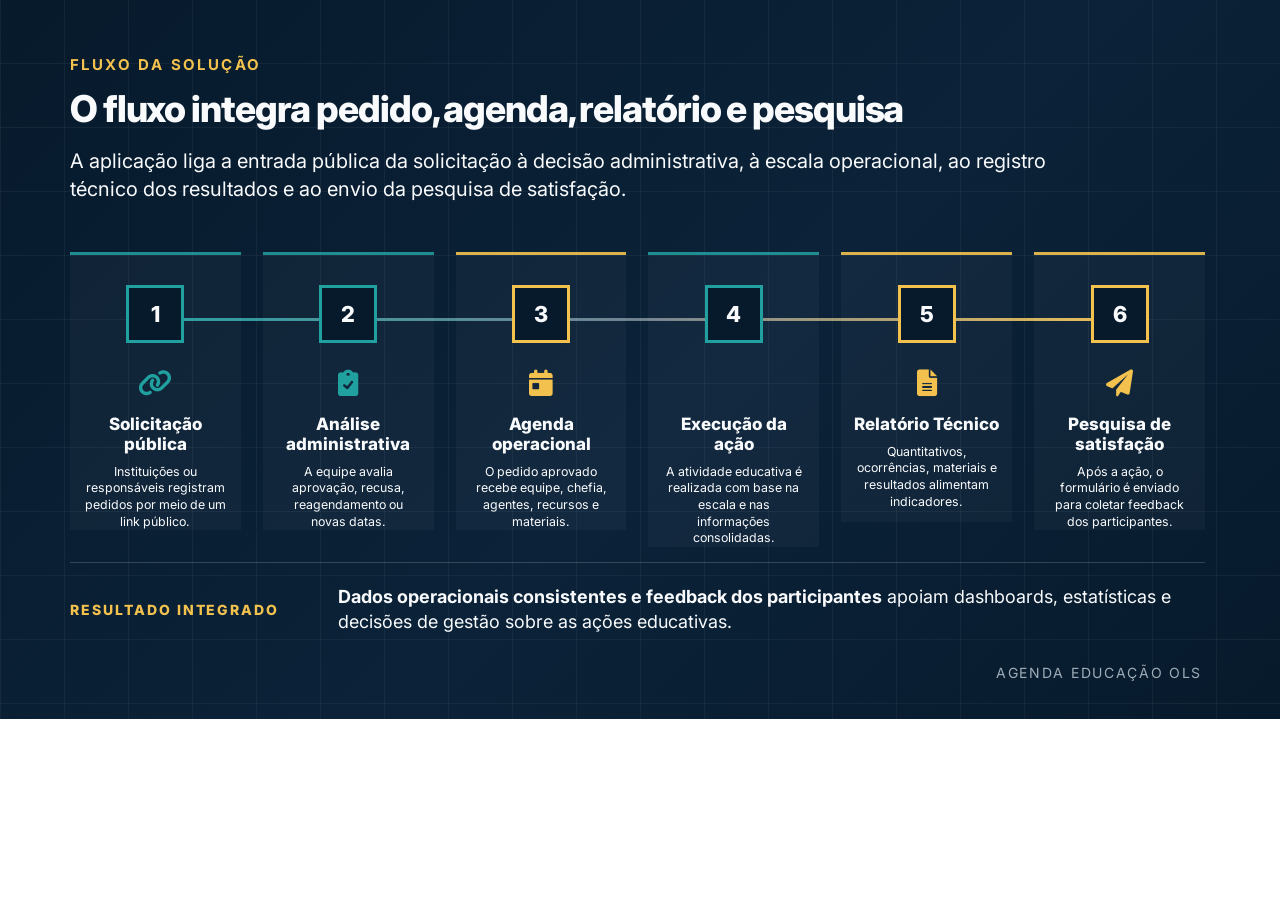
<file: outputs/manual-20260610-codigo-corrigido/presentations/fluxo-completo/output/agenda-educacao-ols-fluxo-com-pesquisa-corrigido.html>
<!DOCTYPE html>
<html lang="pt-BR">
<head>
  <meta charset="UTF-8">
  <meta name="viewport" content="width=device-width, initial-scale=1.0">
  <link href="https://fonts.googleapis.com/css2?family=Inter:wght@400;600;700;800&display=swap" rel="stylesheet">
  <link href="https://cdnjs.cloudflare.com/ajax/libs/font-awesome/6.0.0-beta3/css/all.min.css" rel="stylesheet">
  <style>
    body { margin: 0; }
    .slide-container { width: 1280px; min-height: 720px; box-sizing: border-box; background: linear-gradient(135deg, #071A2C 0%, #0B2238 55%, #071A2C 100%); font-family: 'Inter', sans-serif; color: #F8FAFC; position: relative; margin-top: -1px; }
    .slide-container .grid { position: absolute; inset: 0; background-image: linear-gradient(rgba(216,227,234,0.055) 1px, transparent 1px), linear-gradient(90deg, rgba(216,227,234,0.055) 1px, transparent 1px); background-size: 64px 64px; }
    .slide-container .wrap { position: relative; z-index: 2; margin-left: 70px; padding-top: 56px; width: 1135px; }
    .slide-container .kicker { color: #F2C14E; font-size: 15px; text-transform: uppercase; letter-spacing: 0.16em; font-weight: 700; margin-bottom: 15px; }
    .slide-container h1 { font-size: 37px; line-height: 1.08; margin: 0; letter-spacing: -0.03em; font-weight: 800; }
    .slide-container .lead { margin-top: 18px; width: 1000px; color: #F8FAFC; font-size: 20px; line-height: 1.42; }
    .slide-container .process { position: relative; margin-top: 48px; height: 270px; display: grid; grid-template-columns: repeat(6, 1fr); column-gap: 22px; align-items: start; }
    .slide-container .rail { position: absolute; left: 58px; right: 58px; top: 66px; height: 3px; background: linear-gradient(90deg, #21A0A0 0%, rgba(216,227,234,0.48) 50%, #F2C14E 100%); }
    .slide-container .stage { position: relative; min-height: 270px; background: rgba(216,227,234,0.035); border-top: 3px solid rgba(33,160,160,0.85); box-sizing: border-box; padding-top: 30px; padding-left: 12px; padding-right: 12px; }
    .slide-container .stage:nth-child(4), .slide-container .stage:nth-child(6), .slide-container .stage:nth-child(7) { border-top-color: rgba(242,193,78,0.9); }
    .slide-container .badge { width: 58px; height: 58px; background: #071A2C; border: 3px solid #21A0A0; display: flex; align-items: center; justify-content: center; box-sizing: border-box; margin-left: auto; margin-right: auto; color: #F8FAFC; font-size: 22px; font-weight: 800; }
    .slide-container .stage:nth-child(4) .badge, .slide-container .stage:nth-child(6) .badge, .slide-container .stage:nth-child(7) .badge { border-color: #F2C14E; }
    .slide-container .icon { text-align: center; color: #21A0A0; font-size: 27px; margin-top: 24px; margin-bottom: 14px; }
    .slide-container .stage:nth-child(4) .icon, .slide-container .stage:nth-child(6) .icon, .slide-container .stage:nth-child(7) .icon { color: #F2C14E; }
    .slide-container .stage-title { text-align: center; font-size: 17px; font-weight: 800; line-height: 1.18; margin-bottom: 10px; }
    .slide-container .stage-text { color: #F8FAFC; font-size: 12.4px; line-height: 1.34; text-align: center; }
    .slide-container .outcome { margin-top: 40px; display: grid; grid-template-columns: 240px 1fr; column-gap: 28px; align-items: center; border-top: 1px solid rgba(216,227,234,0.20); padding-top: 22px; }
    .slide-container .outcome-label { color: #F2C14E; font-size: 14px; text-transform: uppercase; letter-spacing: 0.14em; font-weight: 800; }
    .slide-container .outcome-text { color: #F8FAFC; font-size: 18px; line-height: 1.38; }
    .slide-container .outcome-text strong { color: #F8FAFC; }
    .slide-container .marker { position: absolute; right: 78px; bottom: 38px; color: rgba(216,227,234,0.72); font-size: 14px; letter-spacing: 0.12em; text-transform: uppercase; }
  </style>
</head>
<body>
  <div class="slide-container">
    <div class="grid"></div>
    <main class="wrap">
      <div class="kicker">Fluxo da solução</div>
      <h1>O fluxo integra pedido, agenda, relatório e pesquisa</h1>
      <p class="lead">A aplicação liga a entrada pública da solicitação à decisão administrativa, à escala operacional, ao registro técnico dos resultados e ao envio da pesquisa de satisfação.</p>
      <section class="process" aria-label="Fluxo operacional da Agenda Educação OLS">
        <div class="rail"></div>
        <article class="stage">
          <div class="badge">1</div>
          <div class="icon"><i class="fa-solid fa-link"></i></div>
          <div class="stage-title">Solicitação pública</div>
          <div class="stage-text">Instituições ou responsáveis registram pedidos por meio de um link público.</div>
        </article>
        <article class="stage">
          <div class="badge">2</div>
          <div class="icon"><i class="fa-solid fa-clipboard-check"></i></div>
          <div class="stage-title">Análise administrativa</div>
          <div class="stage-text">A equipe avalia aprovação, recusa, reagendamento ou novas datas.</div>
        </article>
        <article class="stage">
          <div class="badge">3</div>
          <div class="icon"><i class="fa-solid fa-calendar-day"></i></div>
          <div class="stage-title">Agenda operacional</div>
          <div class="stage-text">O pedido aprovado recebe equipe, chefia, agentes, recursos e materiais.</div>
        </article>
        <article class="stage">
          <div class="badge">4</div>
          <div class="icon"><i class="fa-solid fa-people-group"></i></div>
          <div class="stage-title">Execução da ação</div>
          <div class="stage-text">A atividade educativa é realizada com base na escala e nas informações consolidadas.</div>
        </article>
        <article class="stage">
          <div class="badge">5</div>
          <div class="icon"><i class="fa-solid fa-file-lines"></i></div>
          <div class="stage-title">Relatório Técnico</div>
          <div class="stage-text">Quantitativos, ocorrências, materiais e resultados alimentam indicadores.</div>
        </article>
        <article class="stage">
          <div class="badge">6</div>
          <div class="icon"><i class="fa-solid fa-paper-plane"></i></div>
          <div class="stage-title">Pesquisa de satisfação</div>
          <div class="stage-text">Após a ação, o formulário é enviado para coletar feedback dos participantes.</div>
        </article>
      </section>
      <section class="outcome">
        <div class="outcome-label">Resultado integrado</div>
        <div class="outcome-text"><strong>Dados operacionais consistentes e feedback dos participantes</strong> apoiam dashboards, estatísticas e decisões de gestão sobre as ações educativas.</div>
      </section>
    </main>
    <div class="marker">Agenda Educação OLS</div>
  </div>
</body>
</html>
</file>
